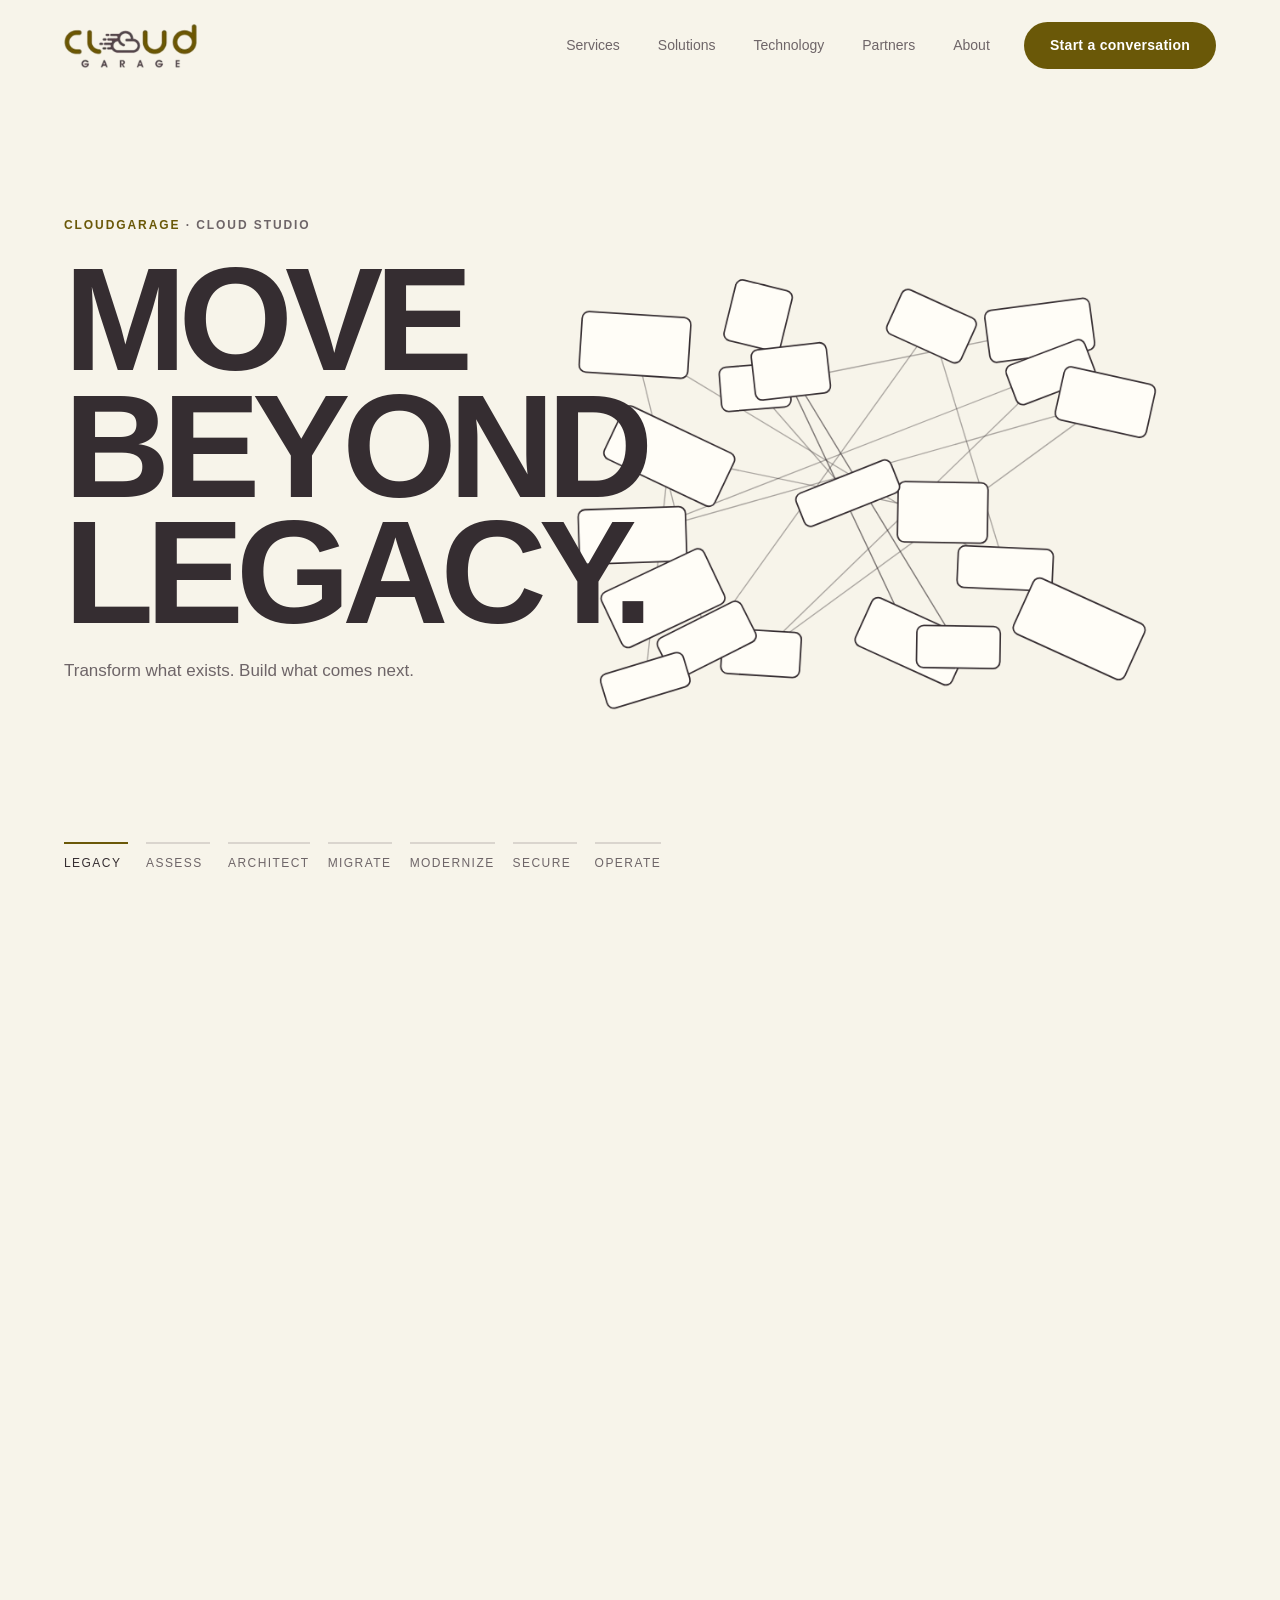
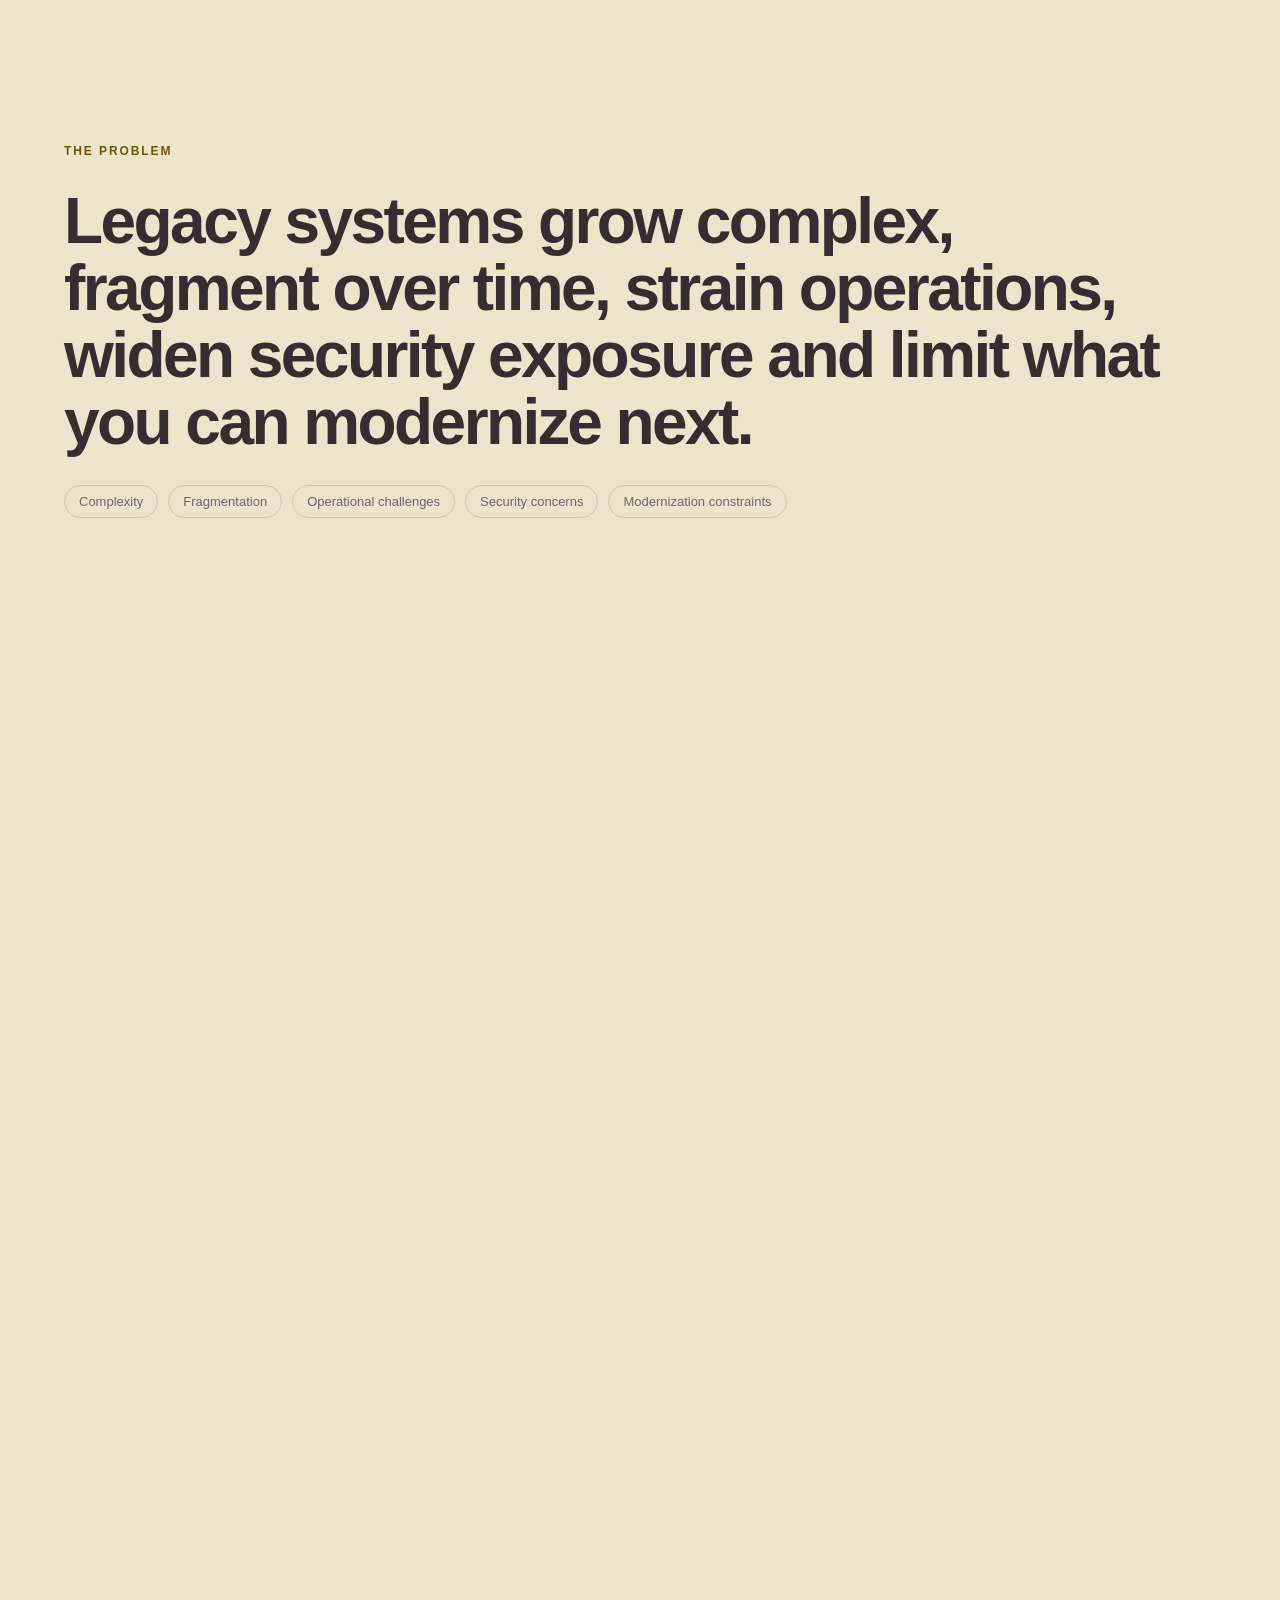
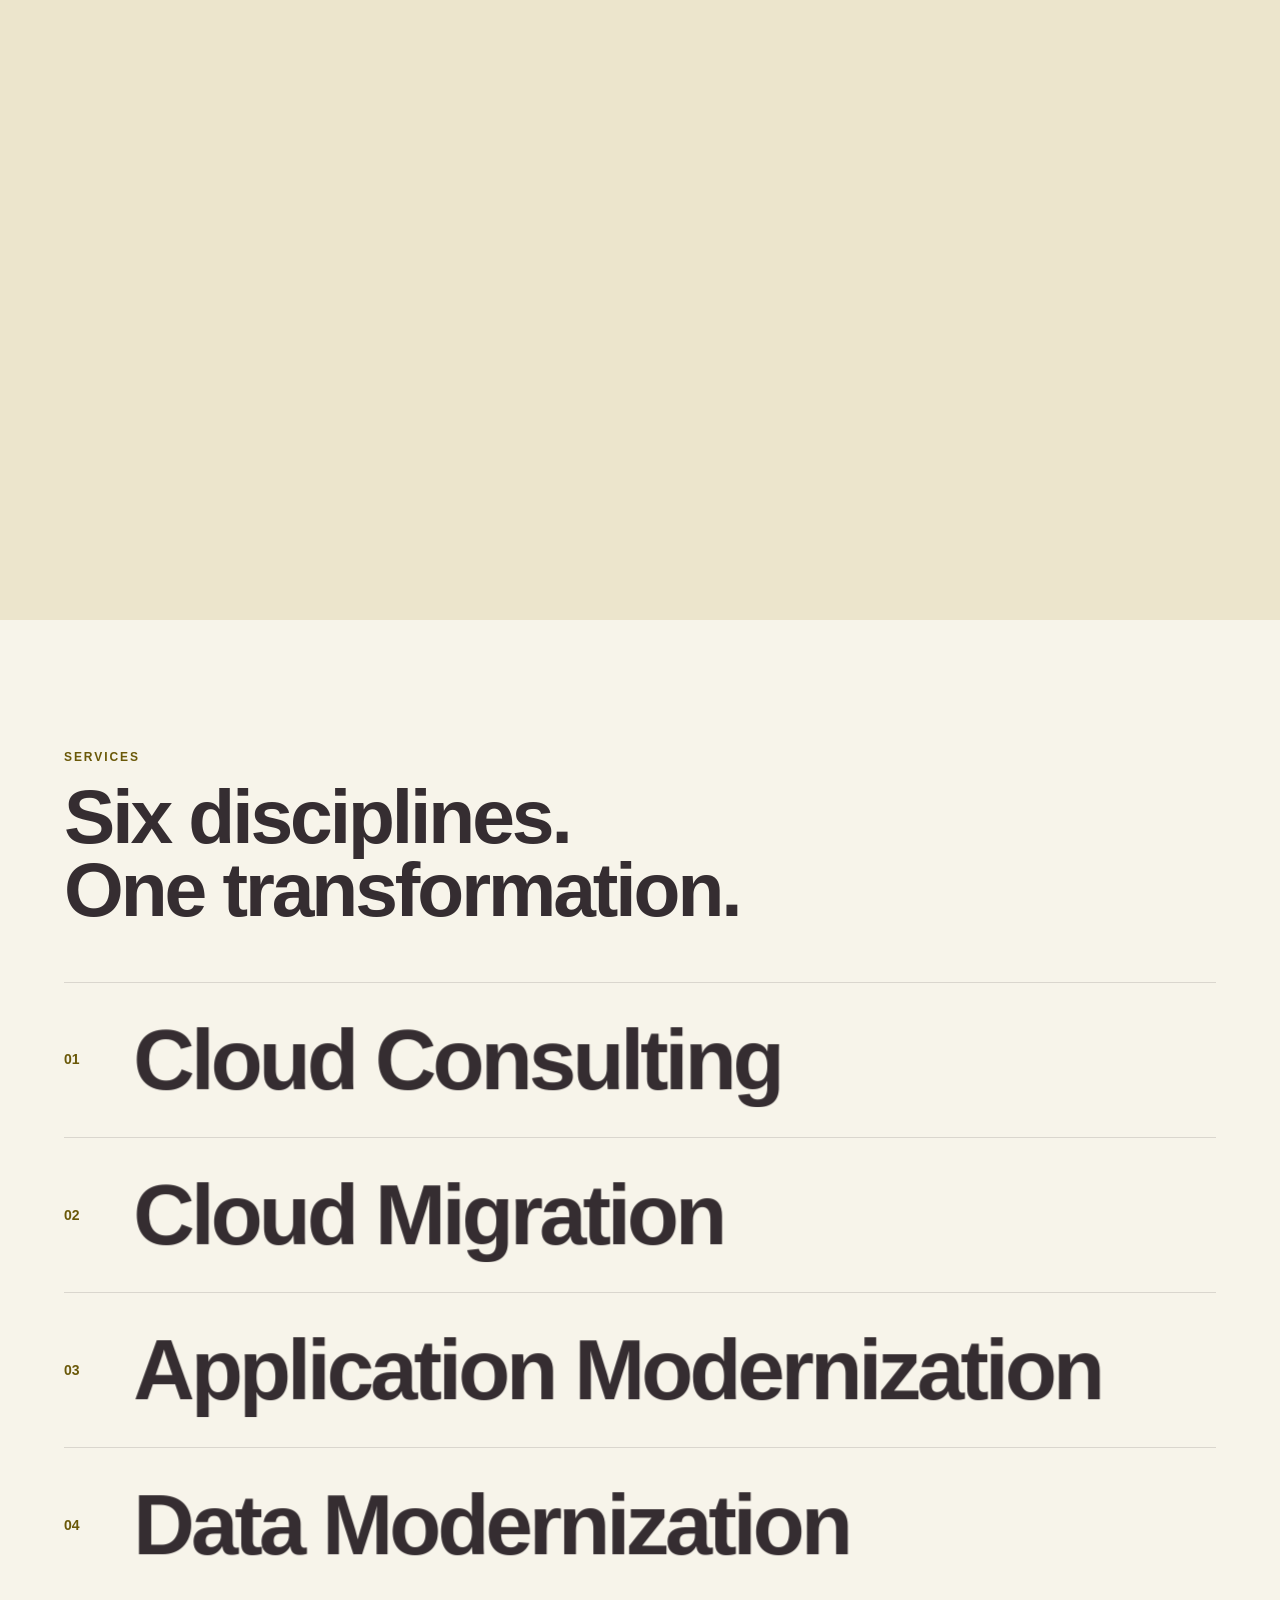
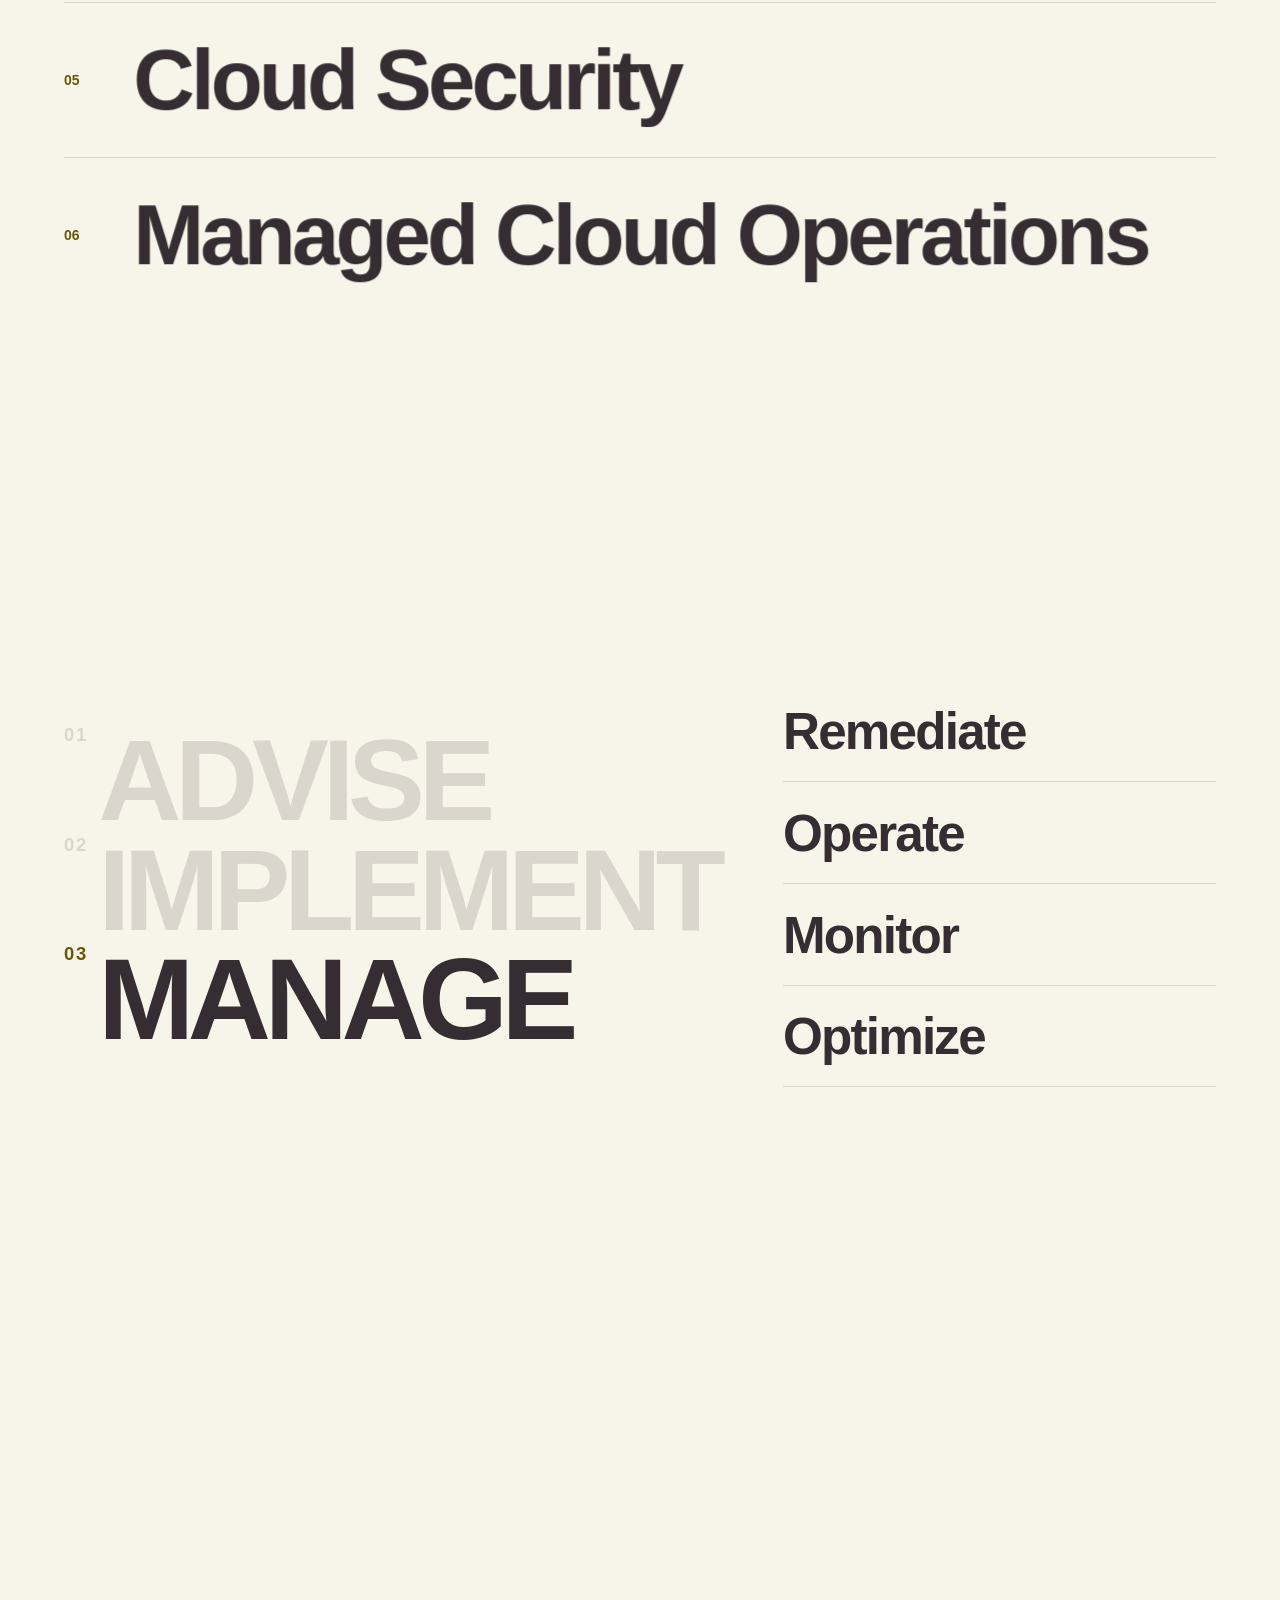
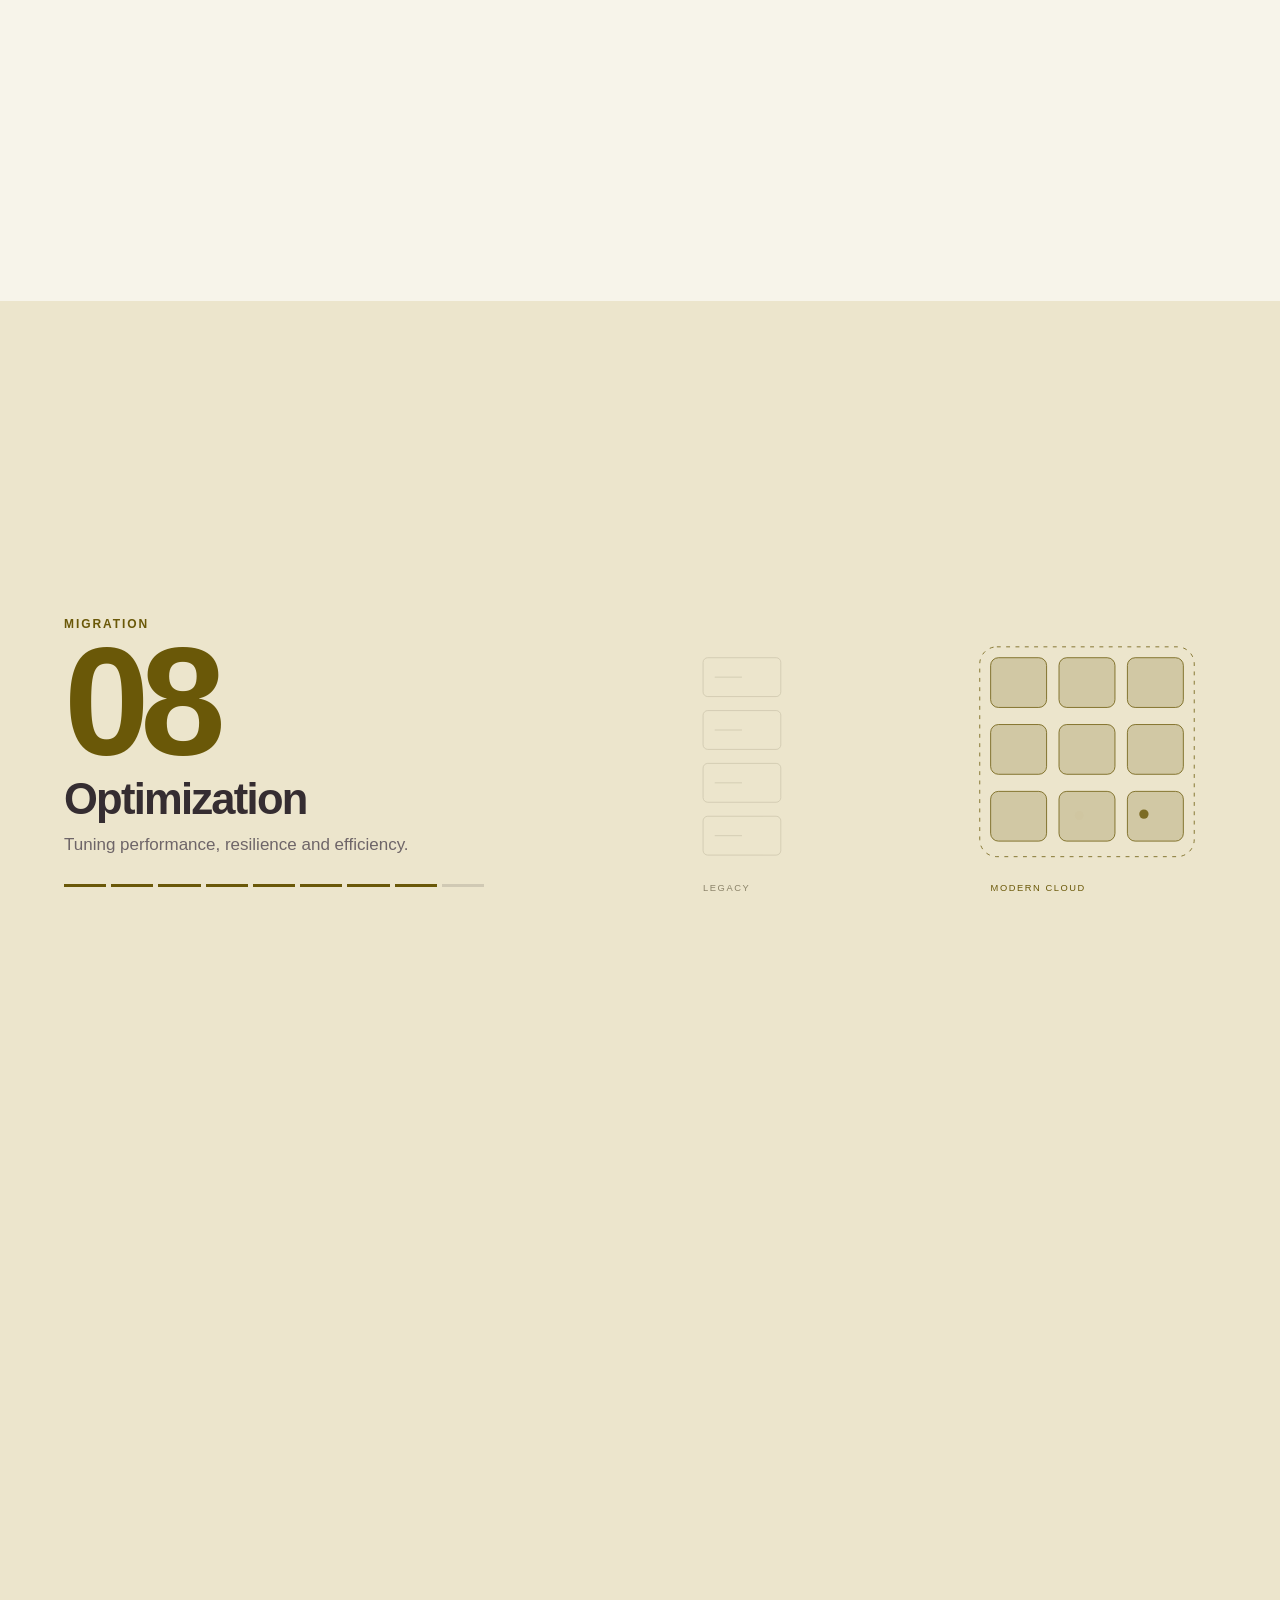
<file: CloudGarage.html>
<!DOCTYPE html>
<html lang="en"><head><meta charset="utf-8">
<meta name="viewport" content="width=device-width, initial-scale=1, viewport-fit=cover">
<title>CloudGarage — Cloud Transformation</title>
<meta name="description" content="CloudGarage helps organizations assess, migrate, modernize, secure and operate technology environments across modern cloud platforms.">
<meta property="og:title" content="CloudGarage — Cloud Transformation"><meta property="og:description" content="Assess, migrate, modernize, secure and operate technology environments across modern cloud platforms."><meta property="og:type" content="website"><meta property="og:url" content="https://cloudgarage.io">
<link rel="stylesheet" href="style.css"></head><body>
<a href="#services" style="position:absolute;left:-999px" class="sr">Skip to content</a>
<div id="cur" aria-hidden="true"></div>
<nav id="nav" aria-label="Primary">
 <a class="logo" href="#top" data-stick aria-label="CloudGarage home"><img class="lg" src="[data-uri]" alt="CloudGarage" height="44"></a>
 <div class="nl"><a href="#services" data-stick>Services</a><a href="#solutions" data-stick>Solutions</a><a href="#tech" data-stick>Technology</a><a href="#partners" data-stick>Partners</a><a href="#why" data-stick>About</a><a class="btn" data-mag href="mailto:contact@cloudgarage.io"><span>Start a conversation</span></a></div>
 <button class="burger" id="bg" aria-expanded="false" aria-controls="menu">Menu</button>
</nav>
<div id="menu" role="dialog" aria-label="Menu"><button class="x" id="mx">Close</button>
 <a style="--i:0" href="#services">Services</a><a style="--i:1" href="#solutions">Solutions</a><a style="--i:2" href="#tech">Technology</a><a style="--i:3" href="#partners">Partners</a><a style="--i:4" href="#why">About</a><a style="--i:5;color:var(--o)" href="mailto:contact@cloudgarage.io">Start a conversation</a></div>
<main>
<section class="scene" data-s="hero" id="top" style="height:520vh"><div class="stick">
 <canvas class="pxc" aria-hidden="true"></canvas>
 <div class="hl" id="hl"><p class="eyebrow"><b>CloudGarage</b> · Cloud Studio</p><h1>MOVE<br>BEYOND<br>LEGACY.</h1><p class="sub">Transform what exists. Build what comes next.</p></div>
 <h2 id="end">Cloud transformation, engineered end to end.</h2>
 <svg id="sys" viewBox="0 0 600 600" role="img" aria-label="An enterprise environment transforming from tangled legacy systems into a layered, secured cloud architecture"><g id="ln" stroke="currentColor" fill="none"></g><g id="nd"></g>
  <g id="cld" fill="none" stroke="var(--o)" stroke-width="2.5"><path d="M205 185a48 48 0 0 1 18-88 68 68 0 0 1 128-8 52 52 0 0 1 56 96z"/></g><g id="arc" stroke="var(--o)" stroke-width="1.5"></g>
  <ellipse id="shd" cx="300" cy="300" rx="275" ry="235" fill="none" stroke="var(--o)" stroke-width="1.5" stroke-dasharray="6 8"/></svg>
 <div class="cap"><ol id="stg"><li>Legacy</li><li>Assess</li><li>Architect</li><li>Migrate</li><li>Modernize</li><li>Secure</li><li>Operate</li></ol></div>
</div></section>

<section class="scene dk" data-s="prob" style="height:260vh" aria-labelledby="ph"><div class="stick wrap"><div class="cen">
 <p class="eyebrow" id="ph"><b>The problem</b></p>
 <p class="big" id="wr">Legacy systems grow complex, fragment over time, strain operations, widen security exposure and limit what you can modernize next.</p>
 <div class="kw"><i>Complexity</i><i>Fragmentation</i><i>Operational challenges</i><i>Security concerns</i><i>Modernization constraints</i></div></div></div></section>

<section id="services" class="wrap" aria-labelledby="sh"><p class="eyebrow"><b>Services</b></p><h2 id="sh" style="margin:14px 0 50px">Six disciplines.<br>One transformation.</h2>
<div id="sv"></div></section>

<section class="scene" data-s="adv" id="solutions" style="height:340vh" aria-label="Advise, Implement, Manage"><div class="stick"><div class="two">
 <div class="aw" aria-hidden="false"><div><em>01</em>ADVISE</div><div><em>02</em>IMPLEMENT</div><div><em>03</em>MANAGE</div></div>
 <div class="ap"><ul><li>Strategize</li><li>Assess</li><li>Analyze</li><li>Recommend</li></ul><ul><li>Validate</li><li>Migrate</li><li>Integrate</li><li>Deploy</li></ul><ul><li>Remediate</li><li>Operate</li><li>Monitor</li><li>Optimize</li></ul></div></div></div></section>

<section class="scene dk" data-s="mig" style="height:640vh" aria-label="Cloud migration journey"><div class="stick"><div class="two">
 <div class="mt"><p class="eyebrow"><b>Migration</b></p><div class="num" id="mn">01</div><h3 id="mh">System Survey</h3><p id="mp"></p><div class="tick" id="mk"></div></div>
 <svg viewBox="0 0 700 440" role="img" aria-label="Workloads moving from legacy infrastructure into a modern cloud architecture" style="width:100%;max-height:70vh">
  <g id="lg"></g><g id="tl"></g><rect id="shl" x="396" y="86" width="276" height="270" rx="22" fill="none" stroke="var(--o)" stroke-dasharray="5 7"/><g id="dt"></g>
  <text x="40" y="400" fill="#8a8268" font-size="12" letter-spacing="2">LEGACY</text><text x="410" y="400" fill="var(--o)" font-size="12" letter-spacing="2">MODERN CLOUD</text></svg></div></div></section>

<section class="scene" data-s="lay" style="height:300vh" aria-label="Modernization layers"><div class="stick"><div class="two">
 <div><p class="eyebrow"><b>Modernization areas</b></p><h2 style="margin:14px 0 30px;font-size:clamp(34px,5vw,70px)">Every layer of the enterprise.</h2>
 <ul class="lc"><li><b>Application</b>Development · Migration</li><li><b>Data</b>Data migration · Modern data platforms · ML &amp; AI · BI &amp; analytics</li><li><b>Infrastructure</b>VM migration · High performance computing</li><li><b>Collaboration</b>Google Workspace · Microsoft 365</li></ul></div>
 <div id="ls"><div id="lst">
  <div class="pl"><b>Infrastructure</b><i>VM Migration</i><i>High Performance Computing</i></div>
  <div class="pl"><b>Data</b><i>Data Migration</i><i>Modern Data Platforms</i><i>ML &amp; AI</i><i>BI &amp; Analytics</i></div>
  <div class="pl"><b>Application</b><i>Application Development</i><i>Application Migration</i></div>
  <div class="pl"><b>Collaboration</b><i>Google Workspace</i><i>Microsoft 365</i></div></div></div></div></div></section>

<section class="scene dk" data-s="sec" style="height:440vh" aria-label="Security"><div class="stick"><div class="two">
 <svg id="rg" viewBox="0 0 520 520" role="img" aria-label="Security layers building concentrically around a workload" style="width:100%;max-height:78vh"></svg>
 <div><p class="eyebrow"><b>Security</b></p><h2 style="margin:14px 0 14px;font-size:clamp(34px,5vw,72px)">Security is built into the transformation.</h2><p style="color:var(--mut);margin-bottom:24px;max-width:460px">Not a final checkbox — present at every stage, from first assessment to ongoing response.</p>
 <ul class="sl" id="sl"></ul></div></div></div></section>

<section class="scene" data-s="cloud" style="height:280vh" aria-label="Multi-cloud"><div class="stick"><div class="two">
 <div><p class="eyebrow"><b>Multi-cloud</b></p><h2 style="margin:14px 0 18px;font-size:clamp(34px,5vw,72px)">One partner across every platform.</h2><p style="color:var(--mut);max-width:440px">CloudGarage works across modern cloud platforms — choosing the architecture that fits your environment, not a single provider.</p></div>
 <svg id="mc" viewBox="0 0 700 540" role="img" aria-label="CloudGarage connected to Google Cloud, AWS, Azure and Alibaba Cloud" style="width:100%;max-height:78vh"></svg></div></div></section>

<section id="tech" class="wrap" aria-labelledby="th"><p class="eyebrow"><b>Technology ecosystem</b></p><h2 id="th" style="margin-top:14px">The tools behind the transformation.</h2>
 <div class="tg"><div class="tabs" role="tablist" id="tb"></div><div class="tl" id="tlist" role="tabpanel" aria-live="polite"></div></div>
 <p class="pn" id="partners"><b style="color:var(--ink)">Ecosystem</b> — Our solution environment includes Google Cloud, Tenable, Splunk and Applitools.</p></section>

<section id="why" class="wrap" aria-labelledby="wh"><p class="eyebrow"><b>Why CloudGarage</b></p><h2 id="wh" style="margin-top:14px">Strategy through operations.</h2>
 <div class="wg">
 <div><span class="eyebrow">01</span><h3>End-to-end transformation</h3><p>One partner from first assessment through day-to-day operations.</p></div>
 <div><span class="eyebrow">02</span><h3>Modernization, not just migration</h3><p>Applications, data and infrastructure evolve together.</p></div>
 <div><span class="eyebrow">03</span><h3>Security integrated</h3><p>Designed into every stage rather than added at the end.</p></div>
 <div><span class="eyebrow">04</span><h3>Multi-cloud capability</h3><p>Google Cloud, AWS, Azure and Alibaba Cloud under one approach.</p></div>
 <div><span class="eyebrow">05</span><h3>Managed operations</h3><p>Monitoring, remediation and change handled after go-live.</p></div>
 <div><span class="eyebrow">06</span><h3>Continuous optimization</h3><p>Environments keep improving long after cutover.</p></div></div></section>

<section id="cta" class="dk wrap" aria-labelledby="ch"><canvas class="pxc" aria-hidden="true"></canvas>
 <p class="eyebrow" style="position:relative;z-index:2"><b>Next stage</b></p><h2 id="ch">READY TO MOVE<br>BEYOND LEGACY?</h2><p style="color:var(--mut);font-size:20px">Let's design the next stage of your cloud transformation.</p>
 <a class="btn" data-mag href="mailto:contact@cloudgarage.io" style="padding:20px 40px;font-size:16px"><span>START A CONVERSATION</span></a></section>
</main>
<footer class="wrap dk"><div><b>CloudGarage LLP</b>Cloud Studio</div><div><b>Address</b>80 G/3, Kamban Nagar, Elambalur Road,<br>Perambalur, Tamil Nadu — 621212</div><div><b>Contact</b><a href="mailto:contact@cloudgarage.io" data-stick>contact@cloudgarage.io</a><br>cloudgarage.io</div></footer>

<script src="script.js"></script></body></html>
</file>
<file: style.css>
:root{--bg:#f7f4ea;--ink:#352d31;--mut:#6e6568;--line:rgba(53,45,49,.15);--o:#6a5808;--card:#fffdf7;color-scheme:light;box-sizing:border-box;padding-top:env(safe-area-inset-top,0px);padding-bottom:env(safe-area-inset-bottom,0px)}
html{scroll-padding-top:env(safe-area-inset-top,0px);scroll-behavior:smooth}
*{box-sizing:border-box;margin:0}
body{background:var(--bg);color:var(--ink);font:400 17px/1.5 -apple-system,"Inter","Segoe UI",Helvetica,Arial,sans-serif;-webkit-font-smoothing:antialiased;overflow-x:hidden}
a{color:inherit;text-decoration:none}
:focus-visible{outline:2px solid var(--o);outline-offset:3px}
.dk{--bg:#ece5cc;--ink:#352d31;--mut:#6e6568;--line:rgba(53,45,49,.15);--card:#fffdf7;--o:#6a5808;background:var(--bg);color:var(--ink)}
.eyebrow{font-size:12px;letter-spacing:.16em;text-transform:uppercase;color:var(--mut);font-weight:600}
.eyebrow b{color:var(--o)}
h1,h2,h3{font-weight:700;letter-spacing:-.04em;line-height:.95}
h2{font-size:clamp(34px,6vw,84px)}
.wrap{padding:0 clamp(20px,5vw,72px)}
.scene{position:relative}.stick{position:sticky;top:0;height:100vh;height:100svh;overflow:hidden}
/* nav */
nav{position:fixed;top:env(safe-area-inset-top,0px);left:0;right:0;z-index:50;display:flex;justify-content:space-between;align-items:center;padding:22px clamp(20px,5vw,72px);transition:padding .4s,background .4s,backdrop-filter .4s}
nav.sm{padding:12px clamp(20px,5vw,72px);background:color-mix(in srgb,var(--bg) 78%,transparent);backdrop-filter:blur(14px);-webkit-backdrop-filter:blur(14px)}
.logo{display:flex;align-items:center;gap:10px;font-weight:700;font-size:20px;letter-spacing:-.03em}
.nl{display:flex;gap:30px;align-items:center;font-size:14px}
.nl a:not(.btn){color:var(--mut);padding:8px 4px;transition:color .3s}.nl a:not(.btn):hover{color:var(--ink)}
.btn{display:inline-flex;align-items:center;background:var(--o);color:#fff;border-radius:99px;padding:13px 26px;font-weight:600;font-size:14px;letter-spacing:.02em;transition:transform .5s cubic-bezier(.2,.8,.2,1);will-change:transform;border:0;cursor:pointer;font-family:inherit}
.btn span{display:block;transition:transform .5s cubic-bezier(.2,.8,.2,1)}
.btn:active{filter:brightness(.92)}
.burger{display:none;background:none;border:1px solid var(--line);color:var(--ink);border-radius:99px;padding:10px 18px;font:600 13px inherit;cursor:pointer}
#menu{position:fixed;inset:0;z-index:60;background:#f7f4ea;color:#352d31;display:flex;flex-direction:column;justify-content:center;padding:0 8vw;visibility:hidden;clip-path:inset(0 0 100% 0);transition:clip-path .8s cubic-bezier(.76,0,.24,1),visibility 0s .8s;perspective:900px}
#menu.on{visibility:visible;clip-path:inset(0);transition:clip-path .8s cubic-bezier(.76,0,.24,1)}
#menu a{display:block;font-size:clamp(40px,11vw,84px);font-weight:700;letter-spacing:-.04em;line-height:1.15;opacity:0;transform:rotateX(-80deg) translateY(30px);transform-origin:top;transition:.7s cubic-bezier(.2,.8,.2,1)}
#menu.on a{opacity:1;transform:none;transition-delay:calc(.25s + var(--i)*.07s)}
#menu .x{position:absolute;top:22px;right:20px;background:none;border:1px solid rgba(53,45,49,.3);color:#352d31;border-radius:99px;padding:10px 18px;font:600 13px inherit;cursor:pointer}
/* hero */
.hl{position:absolute;left:clamp(20px,5vw,72px);top:50%;transform:translateY(-50%);z-index:2;max-width:640px;will-change:transform,opacity}
h1{font-size:clamp(56px,11.5vw,190px);line-height:.86;letter-spacing:-.055em;margin:22px 0}
.hl p.sub{color:var(--mut);max-width:380px}
#sys{position:absolute;right:0;top:0;height:100%;width:min(64vw,100vh);will-change:transform}
.cap{position:absolute;left:clamp(20px,5vw,72px);bottom:max(28px,env(safe-area-inset-bottom,0px));z-index:3;right:20px}
#stg{list-style:none;padding:0;display:flex;gap:6px 18px;flex-wrap:wrap;font-size:12px;letter-spacing:.12em;text-transform:uppercase;color:var(--mut)}
#stg li{transition:color .4s;padding-top:10px;border-top:2px solid var(--line);min-width:64px}
#stg li.on{color:var(--ink);border-color:var(--o)}
#end{position:absolute;left:clamp(20px,5vw,72px);top:50%;z-index:2;max-width:420px;opacity:0;transform:translateY(-50%);font-size:clamp(26px,3.4vw,46px);font-weight:700;letter-spacing:-.035em;line-height:1.05}
#px,.pxc{position:absolute;inset:0;width:100%;height:100%;pointer-events:none;z-index:1}
@media(max-width:820px){#sys{width:100%;top:14%;height:78%;opacity:.95}.hl{top:15%;transform:none}#end{top:14%;transform:none}}
/* statement */
.big{font-size:clamp(28px,5vw,68px);font-weight:700;letter-spacing:-.04em;line-height:1.05;max-width:1100px}
.big span{opacity:.14;transition:opacity .25s}.big span.on{opacity:1}
.cen{display:flex;flex-direction:column;justify-content:center;height:100%;gap:28px}
.kw{display:flex;flex-wrap:wrap;gap:10px}.kw i{font-style:normal;border:1px solid var(--line);border-radius:99px;padding:6px 14px;font-size:13px;color:var(--mut)}
/* services */
#services{padding:120px 0 80px}
.srow{display:grid;grid-template-columns:70px 1fr;gap:10px 20px;padding:30px 0;border-top:1px solid var(--line);align-items:center}
.srow .n{color:var(--o);font-weight:600;font-size:14px}
.flip{font-size:clamp(34px,6.4vw,96px);font-weight:700;letter-spacing:-.045em;height:1.1em;line-height:1.1;position:relative;transform-style:preserve-3d;transition:transform .7s cubic-bezier(.76,0,.24,1)}
.flip>span{position:absolute;inset:0;display:flex;align-items:center;backface-visibility:hidden;white-space:nowrap}
.flip .a{transform:translateZ(.55em)}
.flip .b{transform:rotateX(90deg) translateZ(.55em);font-size:.26em;letter-spacing:-.01em;font-weight:500;color:var(--o);white-space:normal;line-height:1.3}
.fw{perspective:1200px}
.caps{grid-column:2;color:var(--mut);display:none;font-size:15px}
@media(hover:hover){.srow:hover .flip{transform:rotateX(-90deg)}}
@media(hover:none){.flip .b{display:none}.caps{display:block}}
/* adv */
.two{display:grid;grid-template-columns:1fr 1fr;gap:40px;height:100%;align-items:center;padding:0 clamp(20px,5vw,72px)}
.aw div{font-size:clamp(46px,9vw,140px);font-weight:700;letter-spacing:-.055em;line-height:.95;color:var(--line);transition:color .5s}
.aw div.on{color:var(--ink)}.aw div.on em{color:var(--o)}.aw em{font-style:normal;font-size:.16em;letter-spacing:.1em;vertical-align:top;margin-right:10px}
.ap{position:relative;height:340px}
.ap ul{position:absolute;inset:0;list-style:none;padding:0;display:flex;flex-direction:column;justify-content:center;gap:14px;opacity:0;transition:opacity .5s}
.ap ul.on{opacity:1}
.ap li{font-size:clamp(28px,4vw,54px);font-weight:600;letter-spacing:-.035em;border-bottom:1px solid var(--line);padding-bottom:10px;will-change:transform,opacity}
@media(max-width:820px){.two{grid-template-columns:1fr;gap:0;align-content:center}.ap{height:240px}}
/* mig */
.mt{max-width:420px}.mt .num{font-size:clamp(80px,12vw,170px);font-weight:700;letter-spacing:-.06em;color:var(--o);line-height:.9}
.mt h3{font-size:clamp(28px,3.4vw,46px);margin:8px 0 12px}.mt p{color:var(--mut)}
.tick{display:flex;gap:5px;margin-top:26px}.tick i{height:3px;flex:1;background:var(--line);transition:background .4s}.tick i.on{background:var(--o)}
svg text{font-family:inherit}
.live{animation:pl 2.4s ease-in-out infinite}@keyframes pl{50%{opacity:.4}}
/* layers */
#ls{perspective:1400px;height:100%;display:grid;place-items:center}
#lst{position:relative;width:min(440px,78vw);height:min(300px,50vw);transform-style:preserve-3d;transform:rotateX(58deg) rotateZ(-32deg);will-change:transform}
.pl{position:absolute;inset:0;border:1px solid var(--line);background:color-mix(in srgb,var(--card) 88%,transparent);border-radius:14px;padding:18px;display:flex;flex-wrap:wrap;gap:8px;align-content:flex-start;transition:border-color .4s,box-shadow .4s;will-change:transform}
.pl b{width:100%;font-size:12px;letter-spacing:.14em;text-transform:uppercase;color:var(--mut)}
.pl i{font-style:normal;font-size:clamp(11px,1.4vw,14px);border:1px solid var(--line);border-radius:8px;padding:6px 10px}
.pl.on{border-color:var(--o);box-shadow:0 0 0 1px var(--o),0 30px 60px rgba(150,128,22,.18)}.pl.on b{color:var(--o)}
.lc{list-style:none;padding:0}.lc li{padding:14px 0;border-top:1px solid var(--line);color:var(--mut);transition:color .4s}.lc li.on{color:var(--ink)}.lc li b{display:block;font-size:24px;letter-spacing:-.03em}
/* security */
.sl{list-style:none;padding:0}.sl li{display:flex;gap:16px;padding:12px 0;border-top:1px solid var(--line);color:var(--mut);font-size:20px;font-weight:600;transition:.4s;letter-spacing:-.02em}
.sl li.on{color:var(--ink)}.sl li.on span{color:var(--o)}.sl span{font-size:12px;letter-spacing:.1em;padding-top:6px;width:24px}
/* tech */
#tech{padding:120px 0}.tg{display:grid;grid-template-columns:1fr 1.2fr;gap:50px;margin-top:50px}
.tabs{display:flex;flex-direction:column}.tabs button{background:none;border:0;border-top:1px solid var(--line);color:var(--mut);text-align:left;font:700 clamp(26px,4vw,52px)/1.15 inherit;letter-spacing:-.04em;padding:14px 0;cursor:pointer;transition:color .3s,padding .4s}
.tabs button[aria-selected=true]{color:var(--ink);padding-left:16px;border-top-color:var(--o)}
.tl{display:flex;flex-wrap:wrap;gap:12px;align-content:flex-start}
.tl span{font-size:clamp(22px,3vw,40px);font-weight:600;letter-spacing:-.03em;border:1px solid var(--line);border-radius:18px;padding:14px 24px;background:var(--card);opacity:0;transform:translateY(16px);animation:up .6s cubic-bezier(.2,.8,.2,1) forwards;animation-delay:calc(var(--i)*.07s)}
@keyframes up{to{opacity:1;transform:none}}
.pn{margin-top:50px;color:var(--mut);font-size:14px;border-top:1px solid var(--line);padding-top:20px}
@media(max-width:820px){.tg{grid-template-columns:1fr}}
/* why / cta / foot */
#why{padding:100px 0}.wg{display:grid;grid-template-columns:repeat(2,1fr);gap:0 50px;margin-top:50px}
.wg div{border-top:1px solid var(--line);padding:26px 0 40px}.wg h3{font-size:clamp(24px,2.8vw,38px);margin:10px 0}.wg p{color:var(--mut);max-width:440px}
@media(max-width:700px){.wg{grid-template-columns:1fr}}
#cta{position:relative;min-height:90vh;display:flex;flex-direction:column;justify-content:center;align-items:flex-start;gap:34px;overflow:hidden}
#cta h2{font-size:clamp(46px,9.5vw,150px);position:relative;z-index:2}
#cta p,#cta .btn{position:relative;z-index:2}
footer{padding:50px 0 40px;font-size:14px;color:var(--mut);display:grid;grid-template-columns:repeat(auto-fit,minmax(220px,1fr));gap:30px}
footer b{color:var(--ink);display:block;margin-bottom:6px}
#cur{position:fixed;left:0;top:0;z-index:90;pointer-events:none;width:18px;height:18px;border:1.5px solid var(--o);border-radius:50%;opacity:0;transition:opacity .3s,border-radius .3s,background .3s}
#cur.st{background:rgba(150,128,22,.12)}
@media(hover:none),(max-width:820px){#cur{display:none}.nl{display:none}.burger{display:block}}
@media(prefers-reduced-motion:reduce){*{transition-duration:.01s!important;animation:none!important}.tl span{opacity:1;transform:none}html{scroll-behavior:auto}}
/* ===== layout / spacing / responsive polish ===== */
:root{--px:clamp(20px,5vw,72px);--sec:clamp(72px,10vw,140px)}
/* id rules were overriding .wrap side padding: restore consistent gutters */
#services,#tech,#why,#cta{padding-left:var(--px);padding-right:var(--px);padding-top:var(--sec);padding-bottom:var(--sec)}
footer.wrap{padding:56px var(--px) calc(40px + env(safe-area-inset-bottom,0px));gap:32px 40px;border-top:1px solid var(--line)}
footer a{color:var(--ink)}
#cta{min-height:88vh;gap:clamp(22px,3vw,36px)}
#services h2{margin-bottom:clamp(32px,5vw,56px)!important}
.two{max-width:1560px;margin:0 auto;gap:clamp(24px,5vw,80px)}
.srow{padding:clamp(20px,2.6vw,32px) 0}
.tg{gap:clamp(28px,5vw,64px);margin-top:clamp(32px,5vw,56px)}
.wg{margin-top:clamp(32px,5vw,56px);gap:0 clamp(24px,5vw,64px)}
.pn{margin-top:clamp(36px,5vw,56px)}
.tl span{max-width:100%}
@media(max-width:820px){
 nav{padding:14px var(--px)}
 .two{padding-top:64px;padding-bottom:18px;align-content:center;gap:16px}
 h2{font-size:clamp(30px,9vw,48px)}
 /* hero */
 h1{font-size:clamp(52px,17vw,96px);margin:14px 0}
 .hl{top:11%;transform:none;right:var(--px)}.hl p.sub{font-size:15px}
 #sys{top:36%;height:54%;width:100%}
 #end{top:12%;font-size:clamp(26px,8vw,38px);right:var(--px)}
 .cap{bottom:max(18px,env(safe-area-inset-bottom,0px))}
 #stg{gap:4px 10px;font-size:10px}#stg li{min-width:0;padding-top:8px;flex:1 1 auto}
 /* statement */
 .big{font-size:clamp(24px,7vw,36px)}.cen{gap:20px}
 /* services: no 3D flip on small screens, wrap long names */
 .srow{grid-template-columns:36px 1fr;gap:6px 12px;align-items:start}
 .fw{perspective:none}.flip{height:auto;font-size:clamp(26px,8vw,40px);transform:none!important}
 .flip>span{position:static;transform:none!important;white-space:normal;line-height:1.08}.flip .b{display:none}
 .caps{display:block;font-size:14px}
 /* advise */
 .aw div{font-size:clamp(40px,13vw,72px)}.ap{height:190px}.ap li{font-size:clamp(22px,6.4vw,30px)}
 /* migration */
 .mt{max-width:none}.mt .num{font-size:clamp(52px,16vw,80px)}.mt h3{font-size:clamp(24px,7vw,32px);margin:4px 0 8px}.mt p{font-size:14px;min-height:42px}.tick{margin-top:14px}
 [data-s=mig] svg,#rg,#mc{max-height:40vh!important}
 /* layers */
 [data-s=lay] h2{font-size:clamp(26px,8vw,38px)!important;margin-bottom:12px!important}
 .lc li:not(.on){display:none}.lc li{border:0;padding:0}.lc li b{font-size:20px}
 #ls{height:44vh}#lst{width:70vw;height:46vw}.pl{padding:10px;gap:5px}.pl b{font-size:10px}.pl i{font-size:10px;padding:4px 7px}
 /* security / cloud */
 [data-s=sec] h2,[data-s=cloud] h2{font-size:clamp(26px,8vw,38px)!important;margin-bottom:8px!important}
 [data-s=sec] p{display:none}
 .sl{display:grid;grid-template-columns:1fr 1fr;column-gap:16px}.sl li{padding:7px 0;font-size:14px;gap:8px}.sl span{padding-top:2px;width:18px}
 [data-s=cloud] p{font-size:14px}
 /* tech / why / cta */
 .tabs button{font-size:clamp(22px,7vw,32px);padding:10px 0}.tl span{font-size:clamp(18px,5.4vw,24px);padding:10px 16px;border-radius:14px}
 .wg div{padding:20px 0 28px}
 #cta{min-height:78vh}#cta h2{font-size:clamp(40px,12.5vw,72px)}#cta p{font-size:17px!important}
 #cta .btn{padding:16px 28px!important;font-size:14px!important}
 footer.wrap{grid-template-columns:1fr 1fr}footer.wrap>div:nth-child(2){grid-column:1/-1;order:3}
}
@media(max-width:380px){.logo{font-size:17px}.burger{padding:8px 14px}}
@media(max-height:620px) and (max-width:820px){.hl p.sub{display:none}}
.logo .lg{height:44px;width:auto;display:block;transition:height .4s}nav.sm .lg{height:34px}
@media(max-width:820px){.logo .lg{height:36px}nav.sm .lg{height:30px}}
#menu{--o:#6a5808}
</file>
